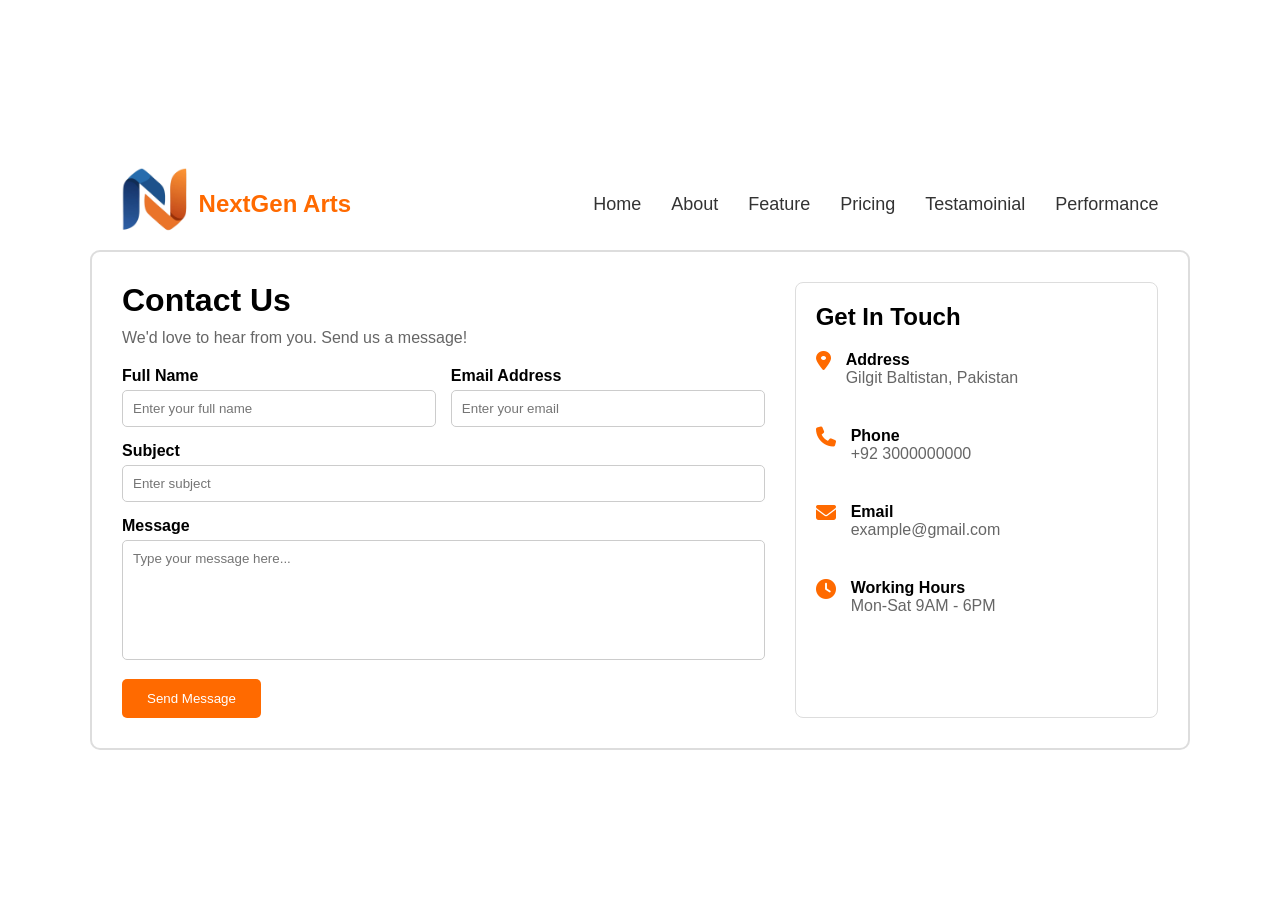
<file: contact.html>
<!doctype html>
<html lang="en">
  <head>
    <meta charset="UTF-8" />
    <meta name="viewport" content="width=device-width, initial-scale=1.0" />
    <title>Contact Us</title>
    <link rel="stylesheet" href="./css/contact.css" />
    <link
      rel="stylesheet"
      href="https://cdnjs.cloudflare.com/ajax/libs/font-awesome/6.4.0/css/all.min.css"
    />
  </head>
  <body>
    <header>
      <nav class="navbar">
        <div class="logo">
          <svg
            width="67"
            height="78"
            viewBox="0 0 67 78"
            fill="none"
            xmlns="http://www.w3.org/2000/svg"
            xmlns:xlink="http://www.w3.org/1999/xlink"
          >
            <rect width="67" height="78" fill="url(#pattern0_632_54)" />
            <defs>
              <pattern
                id="pattern0_632_54"
                patternContentUnits="objectBoundingBox"
                width="1"
                height="1"
              >
                <use
                  xlink:href="#image0_632_54"
                  transform="matrix(0.00315278 0 0 0.00271856 -0.291667 -0.245509)"
                />
              </pattern>
              <image
                id="image0_632_54"
                width="500"
                height="500"
                preserveAspectRatio="none"
                xlink:href="[data-uri]"
              />
            </defs>
          </svg>

          <h2>NextGen Arts</h2>
        </div>

        <ul class="nav-links">
          <li><a href="./index.html">Home</a></li>
          <li><a href="#">About</a></li>
          <li><a href="#">Feature</a></li>
          <li><a href="#">Pricing</a></li>
          <li><a href="#">Testamoinial</a></li>
          <li><a href="#">Performance</a></li>
        </ul>
      </nav>
    </header>
    <div class="contact-container">
      <div class="left">
        <h1>Contact Us</h1>
        <p>We'd love to hear from you. Send us a message!</p>

        <div class="row">
          <div class="input-box">
            <label>Full Name</label>
            <input type="text" placeholder="Enter your full name" />
          </div>

          <div class="input-box">
            <label>Email Address</label>
            <input type="email" placeholder="Enter your email" />
          </div>
        </div>

        <div class="input-box">
          <label>Subject</label>
          <input type="text" placeholder="Enter subject" />
        </div>

        <div class="input-box">
          <label>Message</label>
          <textarea placeholder="Type your message here..."></textarea>
        </div>

        <button>Send Message</button>
      </div>

      <div class="right">
        <h2>Get In Touch</h2>

        <div class="info">
          <i class="fa-solid fa-location-dot"></i>
          <div>
            <h4>Address</h4>
            <p>Gilgit Baltistan, Pakistan</p>
          </div>
        </div>

        <div class="info">
          <i class="fa-solid fa-phone"></i>
          <div>
            <h4>Phone</h4>
            <p>+92 3000000000</p>
          </div>
        </div>

        <div class="info">
          <i class="fa-solid fa-envelope"></i>
          <div>
            <h4>Email</h4>
            <p>example@gmail.com</p>
          </div>
        </div>

        <div class="info">
          <i class="fa-solid fa-clock"></i>
          <div>
            <h4>Working Hours</h4>
            <p>Mon-Sat 9AM - 6PM</p>
          </div>
        </div>
      </div>
    </div>
  </body>
</html>
</file>
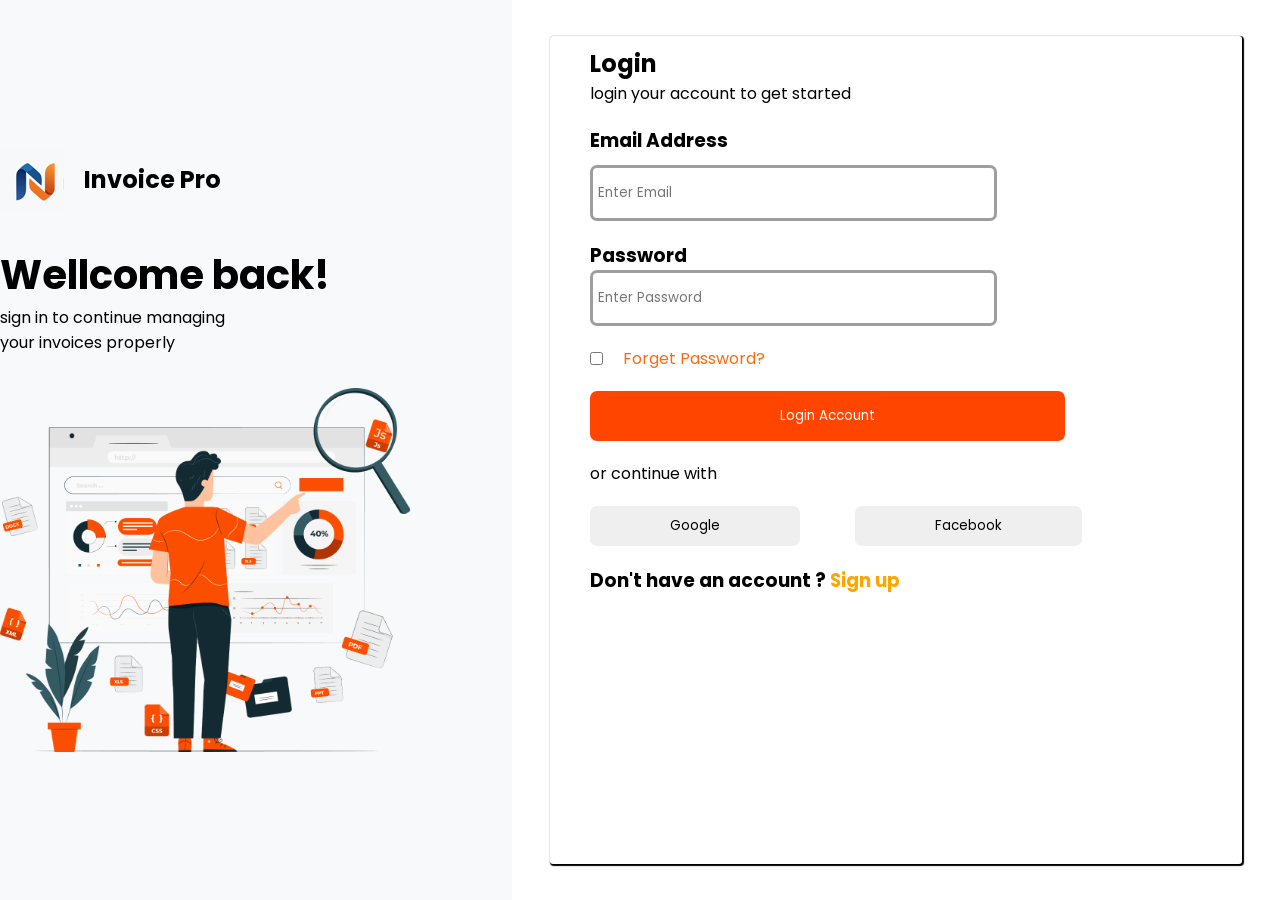
<file: login.html>
<!DOCTYPE html>
<html lang="en">

<head>
    <meta charset="UTF-8">
    <meta name="viewport" content="width=device-width, initial-scale=1.0">
    <title>Document</title>
    <link rel="stylesheet" href="./css/login.css">
    <link rel="preconnect" href="https://fonts.googleapis.com">
<link rel="preconnect" href="https://fonts.gstatic.com" crossorigin>
<link href="https://fonts.googleapis.com/css2?family=Poppins:ital,wght@0,100;0,200;0,300;0,400;0,500;0,600;0,700;0,800;0,900;1,100;1,200;1,300;1,400;1,500;1,600;1,700;1,800;1,900&display=swap" rel="stylesheet">


</head>

<body>
    <section>
        <div class="left">
            <div class="mainleft">
                <div class="one">
                    <img src="./assets/logo.png" alt="">
                    <h1>Invoice Pro</h1>

                </div>
                <div class="two">
                    <h1 style="font-size: 2.5rem;">Wellcome back!</h1>
                    <p>sign in to continue managing <br> your invoices properly</p>
                </div>
                <img src="./assets/login.png" width="80%">
            </div>
        </div>
        <div class="right">

            <div class="mainright">
                <div class="innerright">
                    <div class="signup">
                        <h1>Login </h1>
                        <p>login your account to get started</p>

                    </div>
                    <div class="email">
                        <h3>Email Address</h3>
                        <input type="email" placeholder="Enter Email" name="" id="">
                    </div>
                    <div class="password">
                        <h3>Password</h3>
                        <input type="password"  placeholder="Enter Password" id="">
                    </div>
                  
                    <div class="agree">
                        <input type="checkbox" name="" id="">
                        <span style="color: #FD690F;">Forget Password?</span>
                    </div>
                    <div class="create"><button>Login Account</button></div>
                    <p>or continue with</p>
                    <div class="buttons">
                    <button>Google</button>
                    <button>Facebook</button>
                    </div>
                    <div class="account">
                        <h3>Don't have an account ? <span><a href="./signup.html" style="text-decoration: none;color: orange;">Sign up</a></span></h3>
                    </div>
                </div>
            </div>
        </div>
    </section>
</body>

</html>
</file>
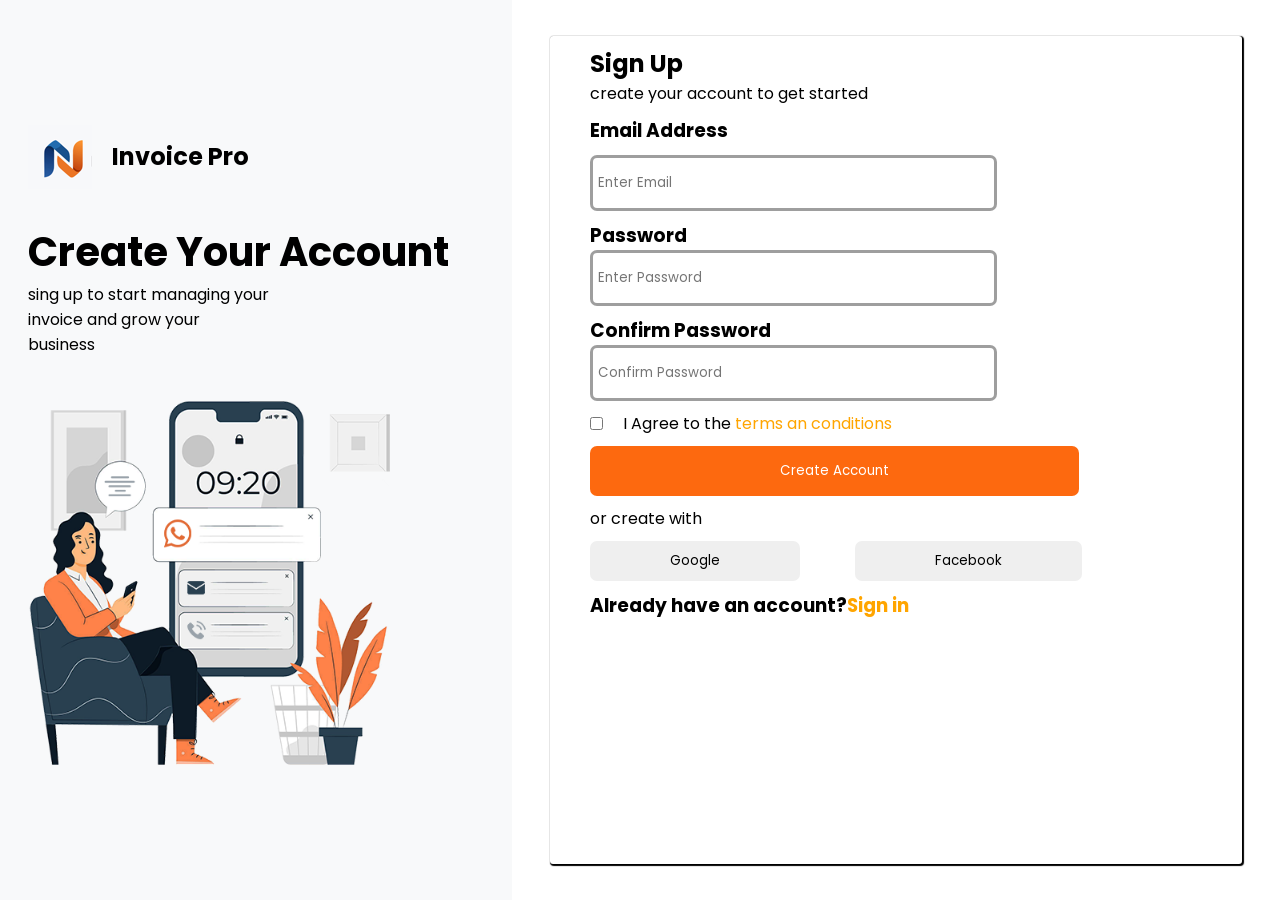
<file: signup.html>
<!DOCTYPE html>
<html lang="en">

<head>
    <meta charset="UTF-8">
    <meta name="viewport" content="width=device-width, initial-scale=1.0">
    <title>Document</title>
    <link rel="stylesheet" href="./css/signup.css">
    <link rel="preconnect" href="https://fonts.googleapis.com">
<link rel="preconnect" href="https://fonts.gstatic.com" crossorigin>
<link href="https://fonts.googleapis.com/css2?family=Poppins:ital,wght@0,100;0,200;0,300;0,400;0,500;0,600;0,700;0,800;0,900;1,100;1,200;1,300;1,400;1,500;1,600;1,700;1,800;1,900&display=swap" rel="stylesheet">


</head>

<body>
    <section>
        <div class="left">
            <div class="mainleft">
                <div class="one">
                    <img src="./assets/logo.png" alt="">
                    <h1>Invoice Pro</h1>

                </div>
                <div class="two">
                    <h1 style="font-size: 2.5rem;">Create Your Account</h1>
                    <p>sing up to start managing your <br> invoice and grow your <br> business</p>
                </div>
                <img src="./assets/2a337787bba410497bf6aa6a924e591034d43bbe.png" width="80%">
            </div>
        </div>
        <div class="right">

            <div class="mainright">
                <div class="innerright">
                    <div class="signup">
                        <h1>Sign Up</h1>
                        <p>create your account to get started</p>

                    </div>
                    <div class="email">
                        <h3>Email Address</h3>
                        <input type="email" placeholder="Enter Email" name="" id="">
                    </div>
                    <div class="password">
                        <h3>Password</h3>
                        <input type="password"  placeholder="Enter Password" id="">
                    </div>
                    <div class="confirm">
                        <h3>Confirm Password</h3>
                        <input type="password" placeholder="Confirm Password" name="" id="">
                    </div>
                    <div class="agree">
                        <input type="checkbox" name="" id="">
                        <p>I Agree to the <span style="color: orange;">terms an conditions</span></p>
                    </div>
                    <div class="create"><button>Create Account</button></div>
                    <p>or create with</p>
                    <div class="buttons">
                    <button>Google</button>
                    <button>Facebook</button>
                    </div>
                    <div class="account">
                        <h3>Already have an account?<span><a href="./login.html" style="text-decoration: none;color: orange;">Sign in</a></span></h3>
                    </div>
                </div>
            </div>
        </div>
    </section>
</body>

</html>
</file>
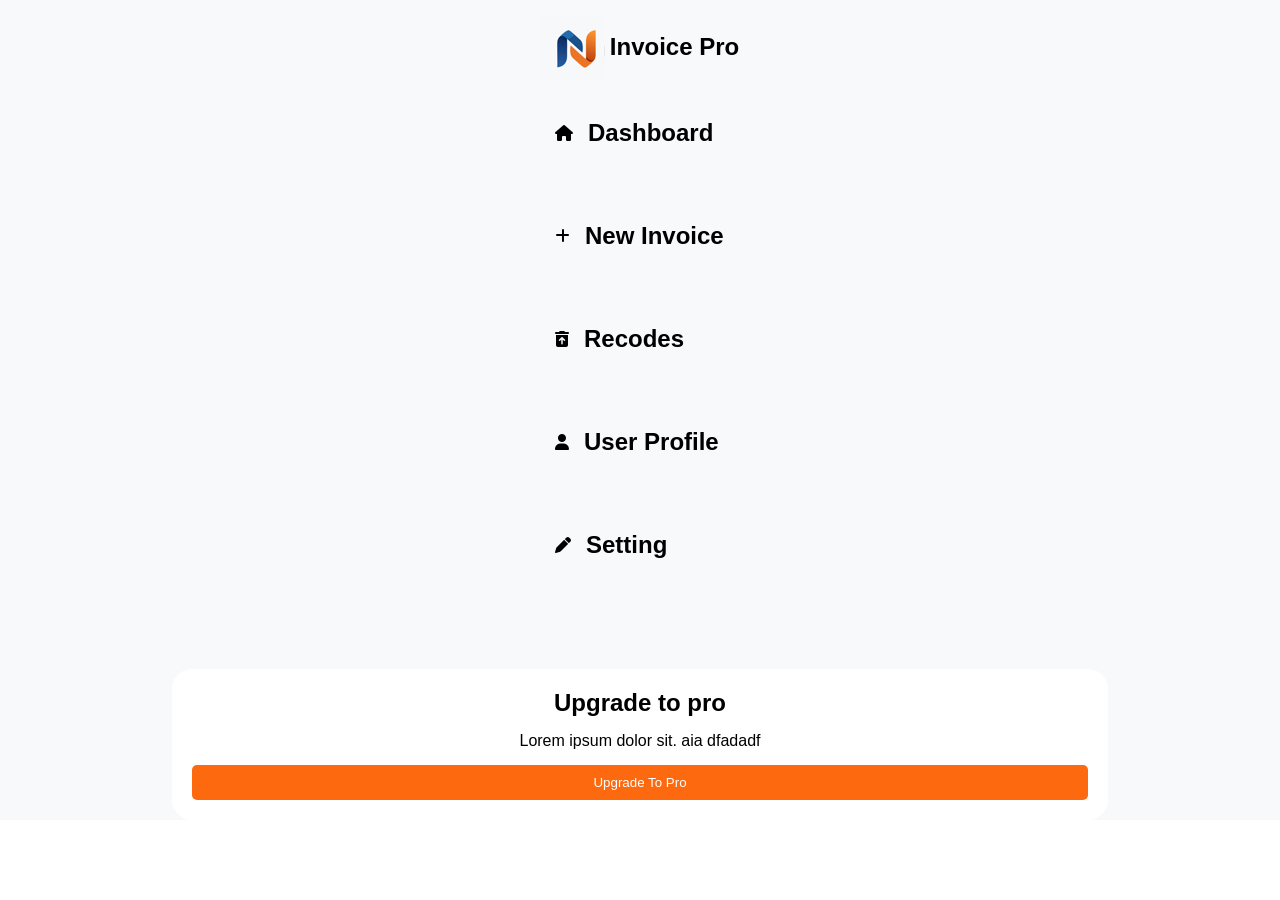
<file: components/sidebar.html>
<!doctype html>
<html lang="en">
  <head>
    <meta charset="UTF-8" />
    <meta name="viewport" content="width=device-width, initial-scale=1.0" />
    <title>Document</title>
    <link rel="stylesheet" href="../css/sidebar.css" />
    <link
      rel="stylesheet"
      href="https://cdnjs.cloudflare.com/ajax/libs/font-awesome/6.7.2/css/all.min.css"
    />
  </head>

  <body>
    <section>
      <div class="hero">
        <div class="sidebar">
          <div class="barone">
            <img src="../assets/logo.png" alt="" />
            <h1>Invoice Pro</h1>
          </div>
          <div class="bartwo">
            <ul>
              <a href="">
                <li>
                  <i class="fa-solid fa-house"></i>
                  <h2>Dashboard</h2>
                </li>
              </a>
              <a href="">
                <li>
                  <i class="fa-solid fa-plus"></i>
                  <h2>New Invoice</h2>
                </li>
              </a>
              <a href="">
                <li>
                  <i class="fa-solid fa-trash-can-arrow-up"></i>
                  <h2>Recodes</h2>
                </li>
              </a>
              <a href="">
                <li>
                  <i class="fa-solid fa-user"></i>
                  <h2>User Profile</h2>
                </li>
              </a>
              <a href="">
                <li>
                  <i class="fa-solid fa-pen"></i>
                  <h2>Setting</h2>
                </li>
              </a>
            </ul>
          </div>
          <div class="barthree">
            <div class="procard">
              <h2>Upgrade to pro</h2>
              <p>Lorem ipsum dolor sit. aia dfadadf</p>
              <button>Upgrade To Pro</button>
            </div>
          </div>
        </div>
      </div>
    </section>
  </body>
</html>
</file>
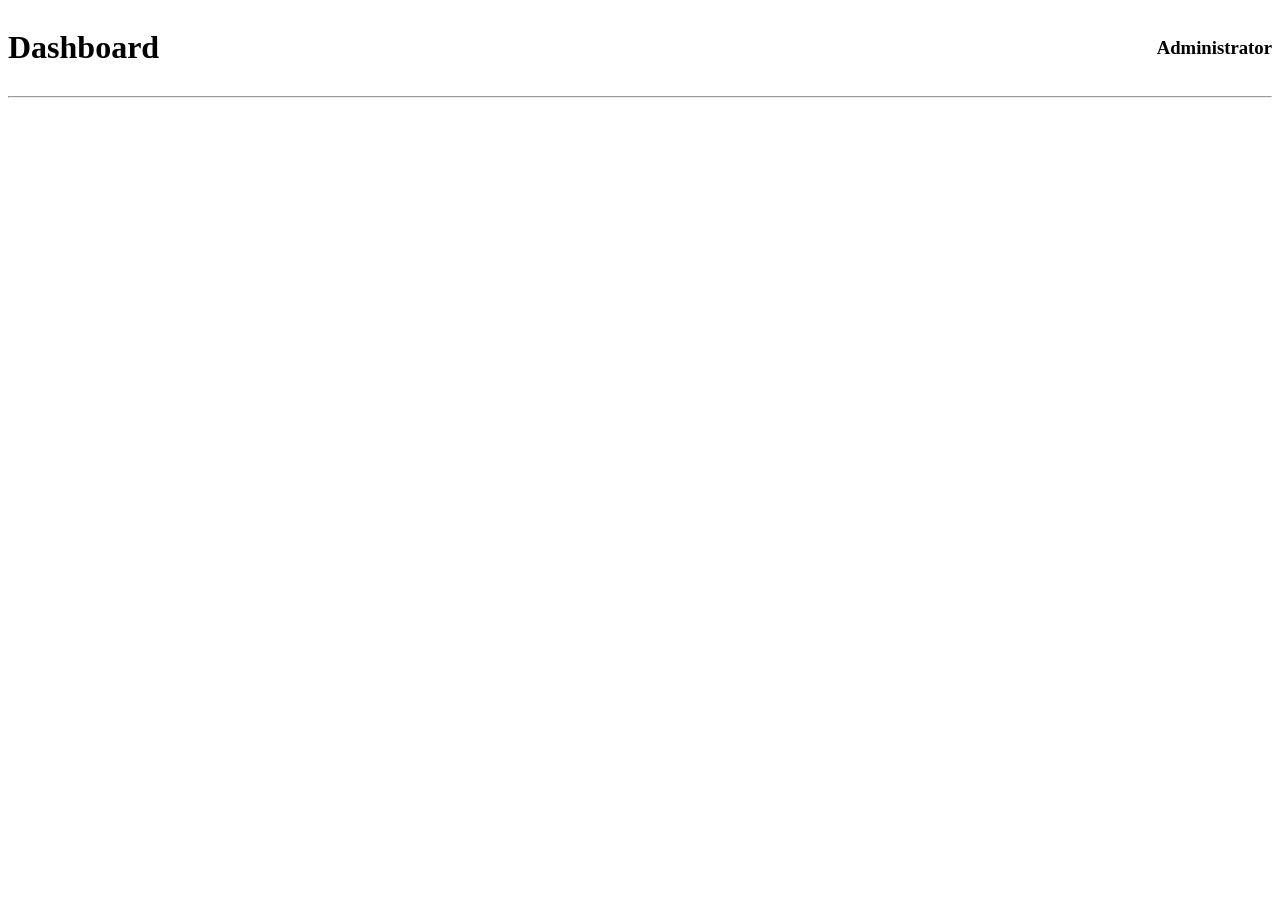
<file: components/topbar.html>
<!DOCTYPE html>
<html lang="en">
<head>
    <meta charset="UTF-8">
    <meta name="viewport" content="width=device-width, initial-scale=1.0">
    <title>Document</title>
</head>
<body>
    <header>
        <div class="headermain">
    <div class="head1"><h1>Dashboard</h1></div>
    <div class="head2"><h3>Administrator</h3></div>
    </div>
    <hr>
    </header>
    <style>
        header{
            width: 100%;
            
        
        }
        .headermain{
            width: 100%;
            display: flex;
            align-items: center;
            justify-content: space-between;
        }
    </style>

</body>
</html>
</file>
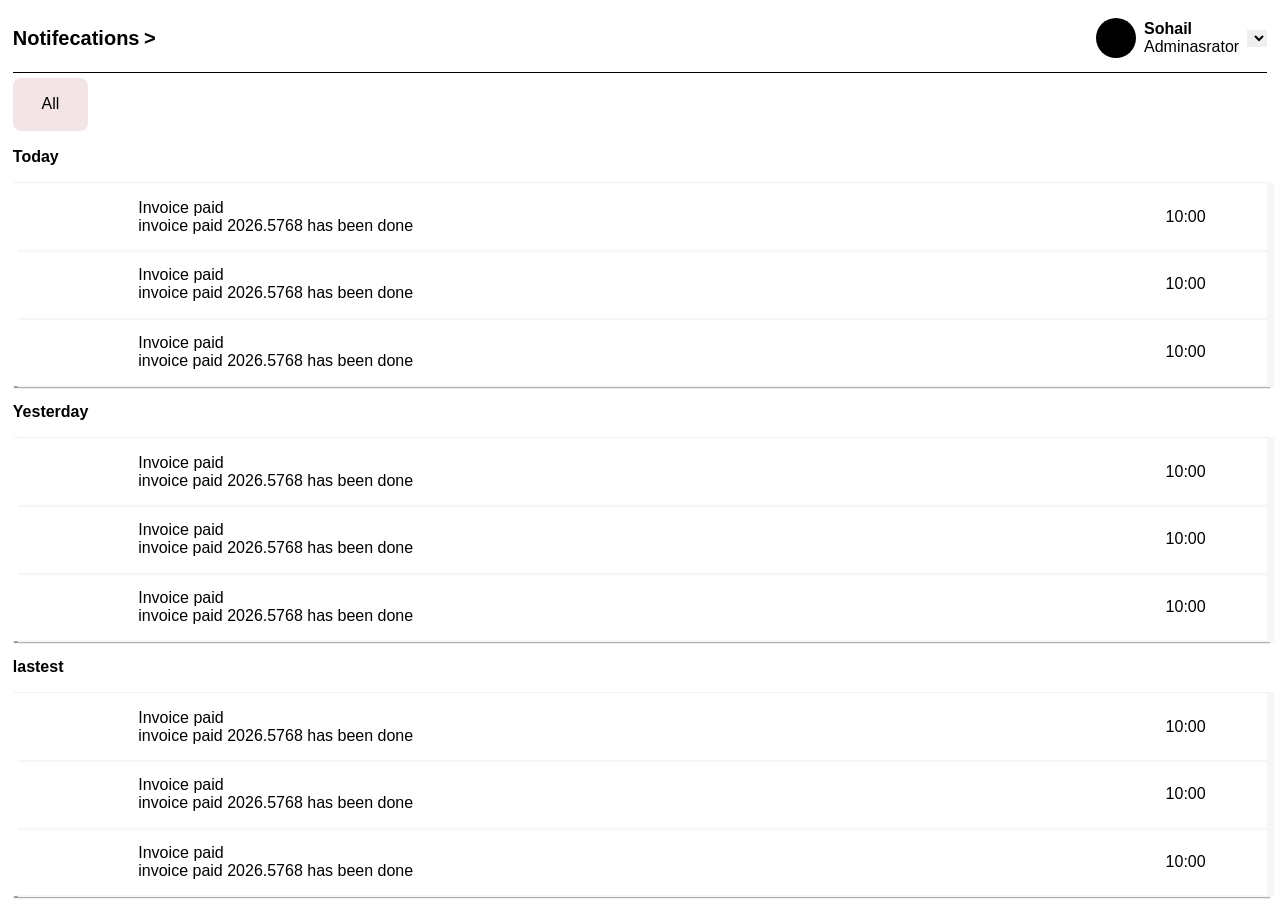
<file: dashboard/notifiction.html>
<!DOCTYPE html>
<html lang="en">

<head>
    <meta charset="UTF-8">
    <meta name="viewport" content="width=device-width, initial-scale=1.0">
    <link rel="stylesheet" href="../css/notifiction.css">
    <title>Document</title>
</head>

<body>
    <section class="section1">
        <div class="main_div">
            <div class="div1">
                <div class="nav1">
                    <b>Notifecations</b>
                    <button><b>></b></button>
                </div>
                <div class="nav2">
                    <div class="profile">
                    </div>
                    <div class="account">
                        <p><b>Sohail</b> <br> Adminasrator</p>
                    </div>
                    <div class="arrow">
                        <select name="" id="">
                            <option value=""></option>
                            <option value=""></option>
                        </select>
                    </div>
                </div>

            </div>
            <div class="div2">
                <div class="">All</div>
                <!-- <div class="">Unread</div>
                <div class="">Invoice</div>
                <div class="">Payment</div>
                <div class="">System</div> -->
            </div>
            <div class="today">
                <b>Today</b>
            </div>
            <div class="div3">
                <div class="div3a div3child">
                    <div class="a"></div>
                    <div class="b">
                        <p>Invoice paid</p>
                        <p>invoice paid 2026.5768 has been done</p>
                    </div>
                    <div class="c">10:00</div>
                </div>
                <div class="div3b div3child">
                    <div class="a"></div>
                    <div class="b">
                        <p>Invoice paid</p>
                        <p>invoice paid 2026.5768 has been done</p>
                    </div>
                    <div class="c">10:00</div>
                </div>
                <div class="div3c div3child">
                    <div class="a"></div>
                    <div class="b">
                        <p>Invoice paid</p>
                        <p>invoice paid 2026.5768 has been done</p>
                    </div>
                    <div class="c">10:00</div>
                </div>
            </div>
            <div class="today">
                <b>Yesterday</b>
            </div>
            <div class="div3">
                <div class="div3a div3child">
                    <div class="a"></div>
                    <div class="b">
                        <p>Invoice paid</p>
                        <p>invoice paid 2026.5768 has been done</p>
                    </div>
                    <div class="c">10:00</div>
                </div>
                <div class="div3b div3child">
                    <div class="a"></div>
                    <div class="b">
                        <p>Invoice paid</p>
                        <p>invoice paid 2026.5768 has been done</p>
                    </div>
                    <div class="c">10:00</div>
                </div>
                <div class="div3c div3child">
                    <div class="a"></div>
                    <div class="b">
                        <p>Invoice paid</p>
                        <p>invoice paid 2026.5768 has been done</p>
                    </div>
                    <div class="c">10:00</div>
                </div>
            </div>
            <div class="today">
                <b>lastest</b>
            </div>
            <div class="div3">
                <div class="div3a div3child">
                    <div class="a"></div>
                    <div class="b">
                        <p>Invoice paid</p>
                        <p>invoice paid 2026.5768 has been done</p>
                    </div>
                    <div class="c">10:00</div>
                </div>
                <div class="div3b div3child">
                    <div class="a"></div>
                    <div class="b">
                        <p>Invoice paid</p>
                        <p>invoice paid 2026.5768 has been done</p>
                    </div>
                    <div class="c">10:00</div>
                </div>
                <div class="div3c div3child">
                    <div class="a"></div>
                    <div class="b">
                        <p>Invoice paid</p>
                        <p>invoice paid 2026.5768 has been done</p>
                    </div>
                    <div class="c">10:00</div>
                </div>
            </div>
        </div>
    </section>
</body>

</html>
</file>
<file: css/contact.css>
* {
  margin: 0;
  padding: 0;
  box-sizing: border-box;
  font-family: Arial, sans-serif;
}

body {
  background: #fff;
  display: flex;
  flex-direction: column;
  justify-content: center;
  align-items: center;
  min-height: 100vh;
  gap: 40px;
}

header {
  width: 90%;
  background: #fff;
  height: 60px;
  /* box-shadow: 0 2px 10px rgba(0, 0, 0, 0.1); */
}

.navbar {
  width: 90%;
  margin: auto;
  display: flex;
  justify-content: space-between;
  align-items: center;
  padding: 15px 0;
}

.logo {
  display: flex;
  align-items: center;
  gap: 10px;
}

.logo img {
  width: 45px;
  height: 45px;
  border-radius: 50%;
}

.logo h2 {
  color: #ff6a00;
}

.nav-links {
  display: flex;
  list-style: none;
  gap: 30px;
}

.nav-links a {
  text-decoration: none;
  color: #333;
  font-size: 18px;
  transition: 0.3s;
}

.nav-links a:hover {
  color: #ff6a00;
}
.contact-container {
  width: 90%;
  max-width: 1100px;
  background: #fff;
  display: flex;
  /* flex-direction: column; */
  gap: 30px;
  padding: 30px;
  border-radius: 10px;
  border: 2px solid #ddd;
  /* box-shadow: 0 0 10px rgba(0, 0, 0, 0.1); */
}

.left {
  flex: 2;
}

.right {
  flex: 1;
  border: 1px solid #ddd;
  padding: 20px;
  border-radius: 8px;
}

h1 {
  margin-bottom: 10px;
}

p {
  color: #666;
  margin-bottom: 20px;
}

.row {
  display: flex;
  gap: 15px;
}

.input-box {
  width: 100%;
  margin-bottom: 15px;
}

.input-box label {
  display: block;
  margin-bottom: 5px;
  font-weight: bold;
}

.input-box input,
.input-box textarea {
  width: 100%;
  padding: 10px;
  border: 1px solid #ccc;
  border-radius: 5px;
}

textarea {
  height: 120px;
  resize: none;
}

button {
  background: #ff6a00;
  color: white;
  border: none;
  padding: 12px 25px;
  border-radius: 5px;
  cursor: pointer;
}

button:hover {
  background: #e45d00;
}

.info {
  display: flex;
  gap: 15px;
  margin: 20px 0;
}

.info i {
  color: #ff6a00;
  font-size: 20px;
}
</file>
<file: css/login.css>
* {
  padding: 0;
  margin: 0;
  font-family:
    "Lucida Sans", "Lucida Sans Regular", "Lucida Grande",
    "Lucida Sans Unicode", Geneva, Verdana, sans-serif;

  @import url("https://fonts.googleapis.com/css2?family=Poppins:ital,wght@0,100;0,200;0,300;0,400;0,500;0,600;0,700;0,800;0,900;1,100;1,200;1,300;1,400;1,500;1,600;1,700;1,800;1,900&display=swap");
  font-family: "poppins";
}

section {
  width: 100%;
  min-height: 100vh;
  display: flex;
}

.left {
  width: 40%;
  display: flex;
  /* flex-direction: column; */
  align-items: center;
  background-color: #f8f9fa;

  justify-content: center;
}

.mainleft {
  display: flex;
  flex-direction: column;
  /* align-items: center; */
  /* justify-content: space-between; */
  gap: 33px;
  margin-top: 23px;
  margin-bottom: 23px;
}

.one {
  display: flex;
  align-items: center;
  /* justify-content: center; */
  gap: 20px;
}

/* //right// */
.right {
  width: 60%;
  height: auto;
  display: flex;
  align-items: center;
  justify-content: center;
}

.mainright {
  background-color: rgba(255, 166, 0, 0);
  width: 90%;
  height: 92%;
  border: none;
  border-radius: 3px;
  box-shadow: 1px 1px 1px 1px;
}

.innerright {
  margin-left: 40px;
  margin-top: 10px;
  display: flex;
  flex-direction: column;
  gap: 20px;
}

.email {
  display: flex;
  flex-direction: column;
  gap: 10px;
}

.create button {
  padding: 15px 190px;
  color: white;
  background-color: orangered;
  border: none;
  border-radius: 7px;
  max-width: 100%;
}

.email input {
  width: 60%;
  max-width: 100%;
  height: 40px;
  border-radius: 7px;
  border: 3px solid rgba(128, 128, 128, 0.76);
  padding: 5px;
  outline: none;
}

.password input {
  width: 60%;
  max-width: 100%;
  height: 40px;
  border-radius: 7px;
  border: 3px solid rgba(128, 128, 128, 0.76);
  padding: 5px;
  outline: none;
}

.confirm input {
  width: 60%;
  max-width: 100%;
  height: 40px;
  border-radius: 7px;
  border: 3px solid rgba(128, 128, 128, 0.76);
  padding: 5px;
  outline: none;
}

.agree {
  display: flex;
  gap: 20px;
}

.buttons {
  display: flex;
  gap: 55px;
  /* align-items: center; */
  /* justify-content: center; */
}

.buttons button {
  padding: 10px 80px;
  color: rgb(0, 0, 0);
  /* background-color: orangered; */
  border: none;
  border-radius: 7px;
}

input.checkbox {
  padding: 0px;
}

@media (max-width: 992px) {
  section {
    flex-direction: column;
  }

  .left,
  .right {
    width: 100%;
  }

  .mainleft {
    align-items: center;
    text-align: center;
  }

  .mainright {
    width: min(92%, 640px);
    margin: 20px auto;
  }

  .innerright {
    margin: 24px;
  }

  .email input,
  .password input,
  .confirm input,
  .create button {
    width: 100%;
  }

  .buttons {
    flex-wrap: wrap;
    gap: 12px;
  }

  .buttons button {
    flex: 1;
    min-width: 160px;
    padding: 10px 16px;
  }
}

@media (max-width: 576px) {
  .mainleft img {
    width: 100%;
    max-width: 280px;
  }

  .innerright {
    margin: 18px;
  }

  .agree {
    align-items: flex-start;
    gap: 10px;
  }
}
</file>
<file: css/signup.css>
* {
    padding: 0;
    margin: 0;
    font-family: 'Lucida Sans', 'Lucida Sans Regular', 'Lucida Grande', 'Lucida Sans Unicode', Geneva, Verdana, sans-serif;

    @import url('https://fonts.googleapis.com/css2?family=Poppins:ital,wght@0,100;0,200;0,300;0,400;0,500;0,600;0,700;0,800;0,900;1,100;1,200;1,300;1,400;1,500;1,600;1,700;1,800;1,900&display=swap');
    font-family: 'poppins';
}

section {
    width: 100%;
    min-height: 100vh;
    display: flex;
}

.left {
    width: 40%;
    display: flex;
    /* flex-direction: column; */
    align-items: center;
    background-color: #F8F9FA;

    justify-content: center;
}

.mainleft {
    display: flex;
    flex-direction: column;
    /* align-items: center; */
    /* justify-content: space-between; */
    gap: 33px;
    margin-top: 23px;
    margin-bottom: 23px;
}


.one {
    display: flex;
    align-items: center;
    /* justify-content: center; */
    gap: 20px;

}

/* //right// */
.right {
    width: 60%;
    height: auto;
    display: flex;
    align-items: center;
    justify-content: center;



}

.mainright {
    background-color: rgba(255, 166, 0, 0);
    width: 90%;
    height: 92%;
    border: none;
    border-radius: 3px;
    box-shadow: 1px 1px 1px 1px;


}

.innerright {
    margin-left: 40px;
    margin-top: 10px;
    display: flex;
    flex-direction: column;
    gap: 10px;
}

.email {
    display: flex;
    flex-direction: column;
    gap: 10px;
}

.create button {

    padding: 15px 190px;
    color: white;
    background-color: #FD690F;
    border: none;
    border-radius: 7px;
    max-width: 100%;
}

.email input {
    width: 60%;
    max-width: 100%;
    height: 40px;
    border-radius: 7px;
    border: 3px solid rgba(128, 128, 128, 0.76);
    padding: 5px;
    outline: none;
}

.password input {
    width: 60%;
    max-width: 100%;
    height: 40px;
    border-radius: 7px;
    border: 3px solid rgba(128, 128, 128, 0.76);
    padding: 5px;
    outline: none;
}

.confirm input {
    width: 60%;
    max-width: 100%;
    height: 40px;
    border-radius: 7px;
    border: 3px solid rgba(128, 128, 128, 0.76);
    padding: 5px;
    outline: none;
}

.agree {
    display: flex;
    display: flex;
    gap: 20px;
}

.buttons {
    display: flex;
    gap: 55px;
    /* align-items: center; */
    /* justify-content: center; */

}

.buttons button {
    padding: 10px 80px;
    color: rgb(0, 0, 0);
    /* background-color: orangered; */
    border: none;
    border-radius: 7px;
}

input.checkbox {
    padding: 0px;
}

@media (max-width: 992px) {
    section {
        flex-direction: column;
    }

    .left,
    .right {
        width: 100%;
    }

    .mainleft {
        align-items: center;
        text-align: center;
    }

    .mainright {
        width: min(92%, 640px);
        margin: 20px auto;
    }

    .innerright {
        margin: 24px;
    }

    .email input,
    .password input,
    .confirm input,
    .create button {
        width: 100%;
    }

    .buttons {
        flex-wrap: wrap;
        gap: 12px;
    }

    .buttons button {
        flex: 1;
        min-width: 160px;
        padding: 10px 16px;
    }
}

@media (max-width: 576px) {
    .mainleft img {
        width: 100%;
        max-width: 280px;
    }

    .innerright {
        margin: 18px;
    }

    .agree {
        align-items: flex-start;
        gap: 10px;
    }
}
</file>
<file: css/sidebar.css>
* {
    padding: 0;
    margin: 0;
    font-family: Arial, Helvetica, sans-serif;

}

/* section {
    width: 100%;
    height: auto;
    background-color: rgb(255, 255, 255);
    display: flex;
    /* align-items: center; */
    /* justify-content: space-between; */


/* } */ 

.hero {
    width: 100%;
    display: flex;

}

.sidebar {
    text-align: center;
    width: 100%;
    height: 100%;
    /* background-color: green; */
    background-color: #F8F9FA;
    display: flex;
    flex-direction: column;
    /* justify-content: space-between; */
    gap: 30px;
    padding-top: 15px;

}

.barone {
    display: flex;
    align-items: center;
    justify-content: center;
    gap: 5px;
}

.bartwo ul a {
    text-decoration: none;
    color: rgba(0, 0, 0, 0.74);


}

.bartwo {
    display: flex;
    flex-direction: column;
    justify-content: center;
    align-items: center;
}

.bartwo ul {

    display: flex;
    align-items: start;
    justify-content: center;
    flex-direction: column;
    gap: 55px;
    list-style: none;
}

ul li {
    display: flex;
    align-items: center;
    justify-content: start;
    gap: 15px;
    padding: 10px;
    width: 170px;
   
    color: black;
}
ul a:hover{
    background-color: #FD690F;
 border-radius: 10px;
 transition: 0.5s;
 color: white;
}

.procard {
    width: 70%;
    height: 90%;
    background-color: rgb(255, 255, 255);
    border-radius: 20px;
    padding: 20px;
    display: flex;
    flex-direction: column;
    gap: 15px;

}

.procard button {
    padding: 10px;
    background-color: #FD690F;
    border: none;
    border-radius: 5px;
    color: white;

}
.procard button:hover{
    cursor: pointer;
    padding: 11px;
    transition: 0.5s;
}
.barthree {
    width: 100%;
    display: flex;
    /* align-items: center; */
    justify-content: center;
    margin-top: 70px;

}

@media (max-width: 900px) {
    .sidebar {
        gap: 20px;
        padding: 16px;
    }

    .bartwo ul {
        width: 100%;
        gap: 12px;
        display: grid;
        grid-template-columns: repeat(2, minmax(0, 1fr));
    }

    ul li {
        width: 100%;
        justify-content: center;
        text-align: center;
    }

    .barthree {
        margin-top: 10px;
    }
}

@media (max-width: 640px) {
    .bartwo ul {
        grid-template-columns: 1fr;
    }

    .procard {
        width: 100%;
    }
}
</file>
<file: css/notifiction.css>
* {
    padding: 0%;
    margin: 0%;
}

.section1 {
    width: 100%;
    height: 100vh;
    /* background-color: antiquewhite; */
    display: flex;
    justify-content: center;
    align-items: center;
    font-family: sans-serif;

}

.main_div {
    width: 98%;
    height: 99%;
    /* background-color: aqua; */
    display: flex;
    flex-direction: column;
}

.div1 {
    height: 9%;
    width: 100%;
    /* background-color: yellow; */
    display: flex;
    justify-content: space-between;
    align-items: center;
    border-bottom: 1px solid black;
    margin-bottom: 0.4%;

}

.nav1 b {
    font-size: 20px;
}

.nav1 button {
    outline: none;
    border: none;
    background-color: white;
    cursor: pointer;

}

.nav2 {
    display: flex;
    align-items: center;
    gap: 8px;
}

.profile {
    width: 40px;
    height: 40px;
    border-radius: 50%;
    background-color: black;
}

select {
    outline: none;
    border: none;
}

/* option {
    outline: none;
    border: none;
} */

.div2 {
    width: 6%;
    height: 7%;
    background-color: rgb(243, 229, 229);
    border-radius: 8px;
    display: flex;
    align-items: center;
    justify-content: space-around;

}

.div2 div {
    width: 100%;
    height: 100%;
    text-align: center;
    display: flex;
    align-items: center;
    justify-content: center;
}

.div2 div:hover {
    background-color: darkorange;
    border-radius: 8px;
    transition: 0.5s;
    cursor: pointer;
}

.today {
    height: 7%;
    width: auto;
    display: flex;
    align-items: center;
}

.div3 {
    width: 100%;
    height: 27%;
    /* background-color: aqua; */
    box-shadow: 2px 1px 1px 1px rgb(161, 160, 160);
    border-top: 1px solid rrgb(223, 219, 219)
}

.div3child {
    width: 100%;
    height: 33.3%;
    /* background-color: aqua; */
    display: flex;
    box-shadow: 6px 1px 1px 1px rgb(247, 245, 245);
}

.div3a {
    /* background-color: azure; */


}

.div3b {
    /* background-color: rgb(46, 129, 129); */
}

.div3c {
    /* background-color: rgb(28, 104, 104); */
}

.a {
    width: 10%;
    height: 100%;
    /* background-color: rgb(109, 41, 41); */
}

.b {
    width: 77%;
    height: 100%;
    /* background-color: aqua; */
    display: flex;
    flex-direction: column;
    /* align-items: center; */
    justify-content: center;
}

.c {
    width: 13%;
    height: 100%;
    /* background-color: blue; */
    display: flex;
    justify-content: center;
    align-items: center;
}
</file>
